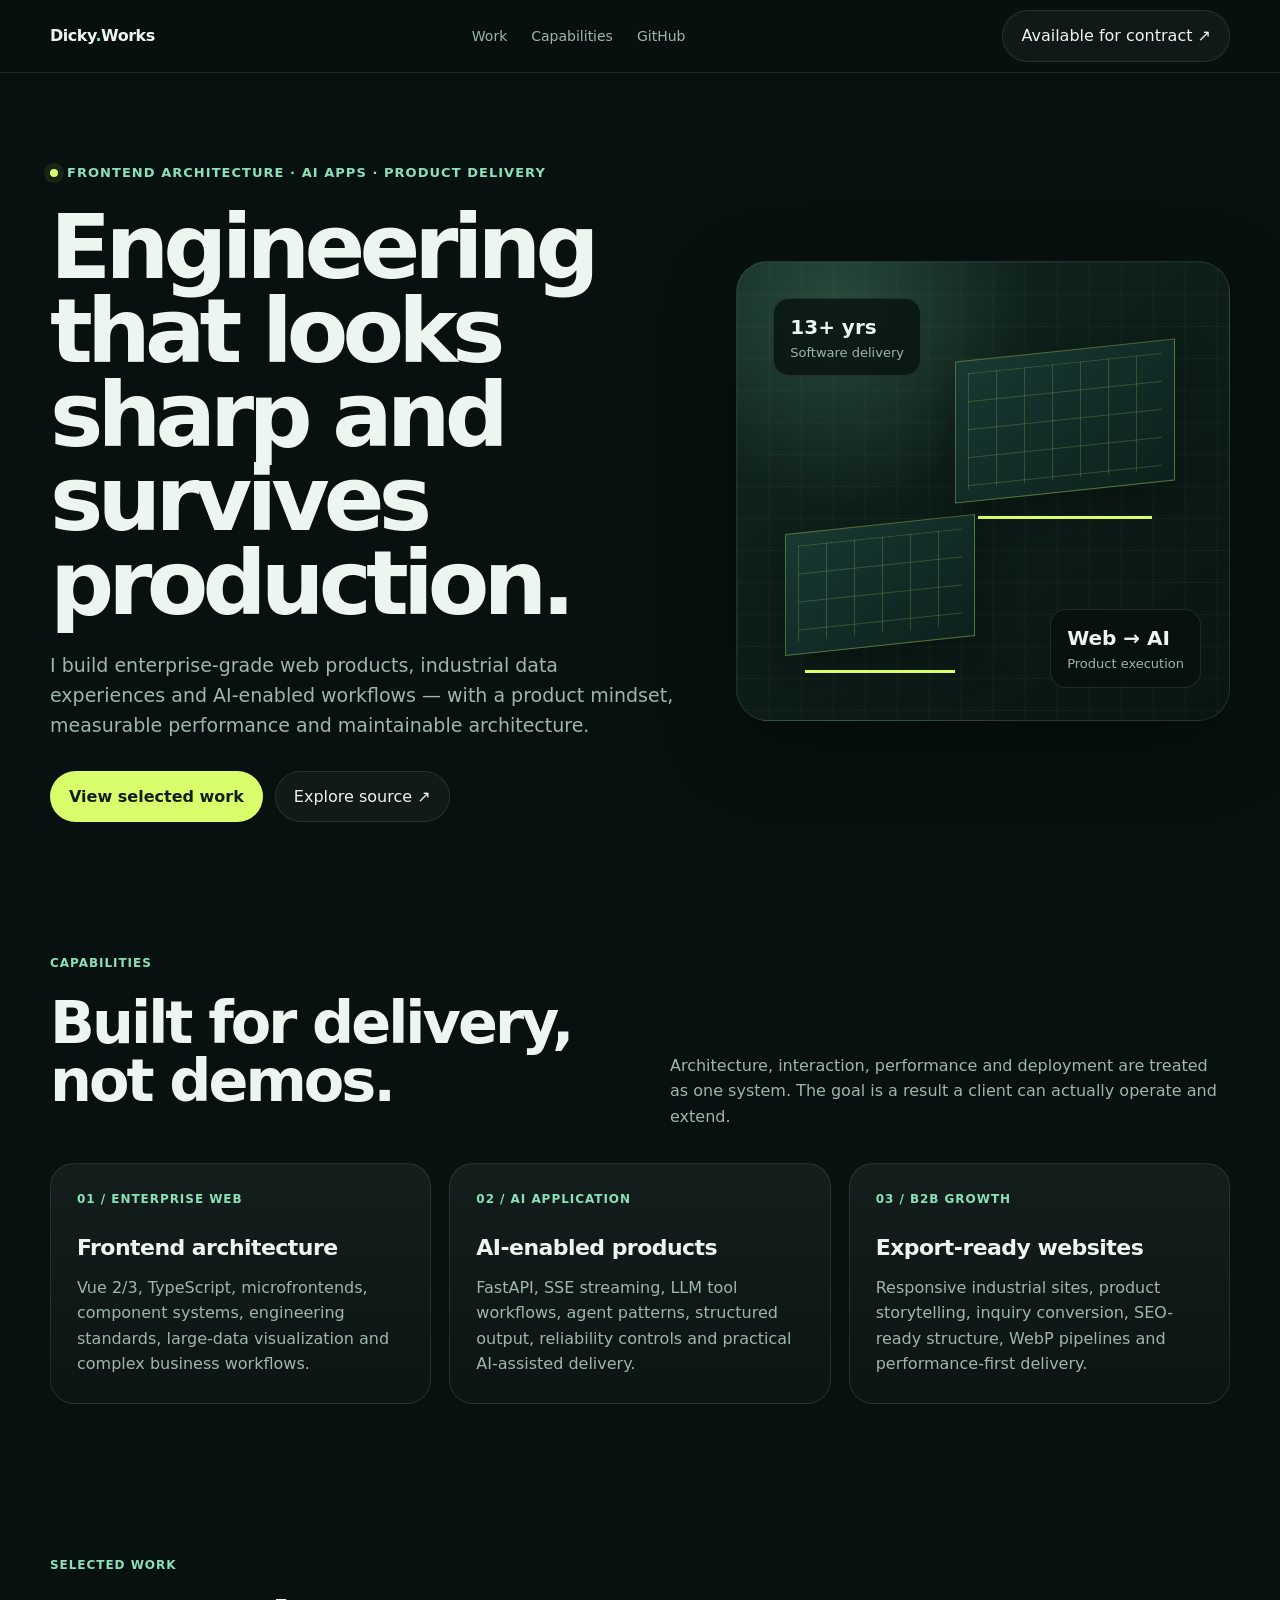
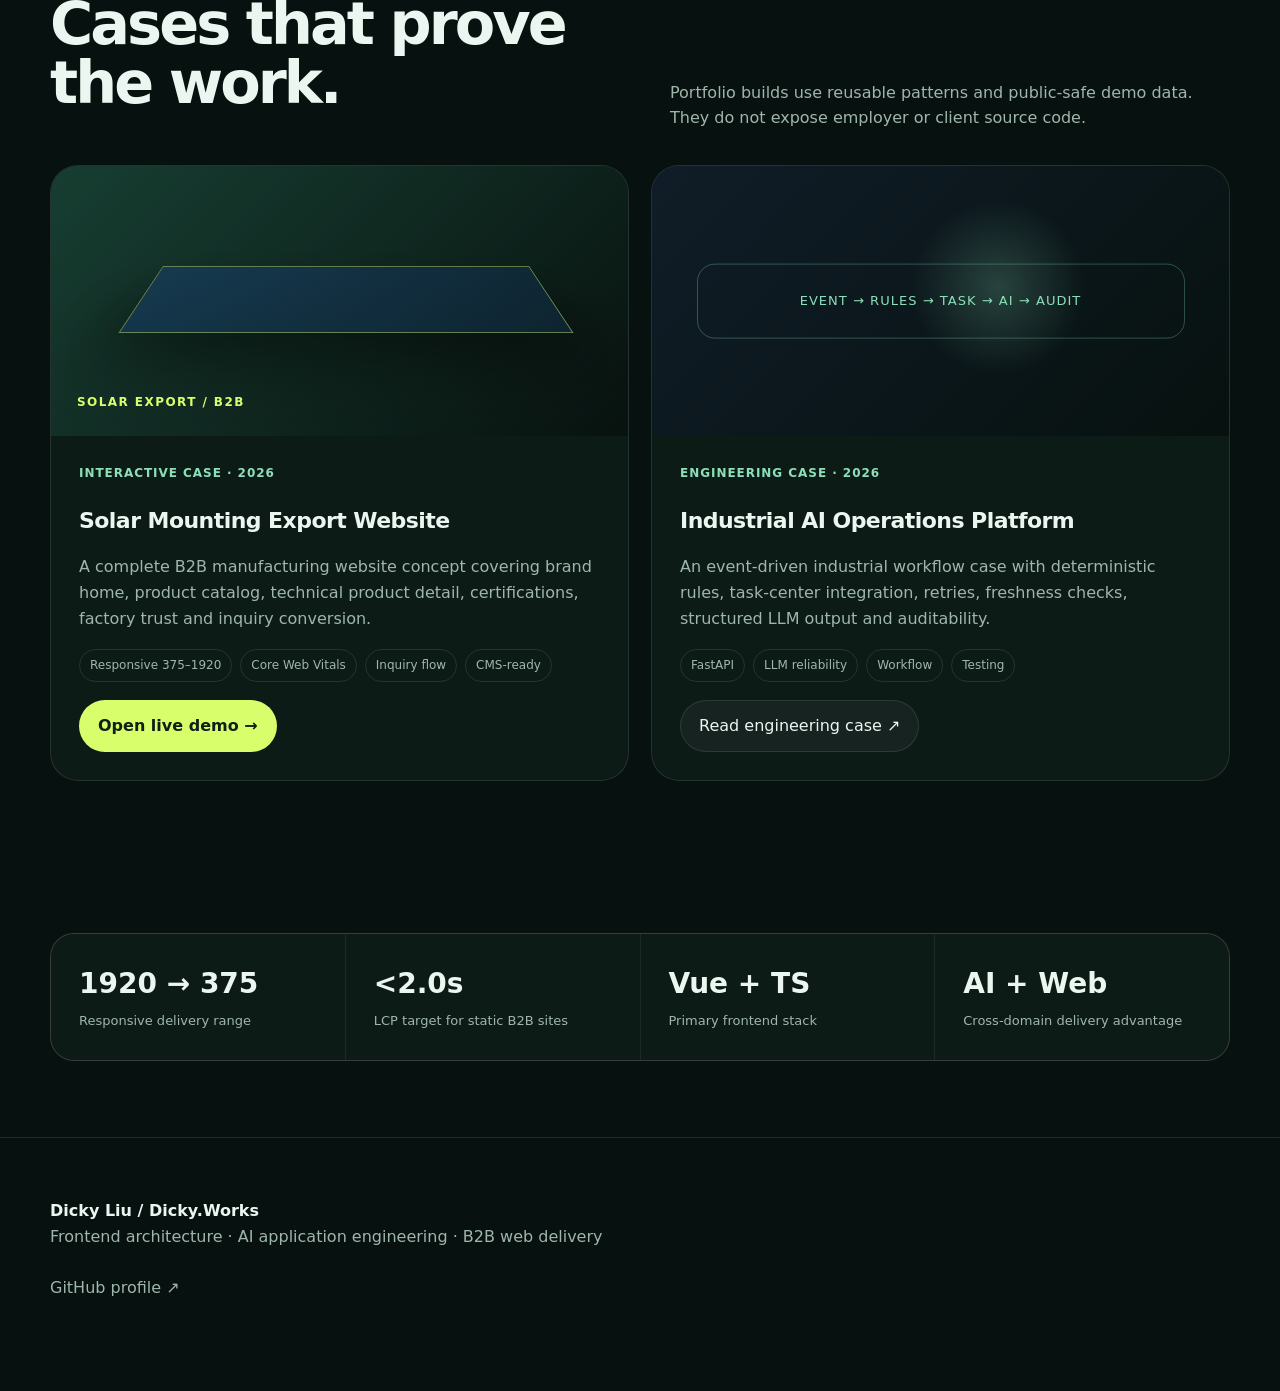
<file: docs/index.html>
<!doctype html><html lang="en"><head><meta charset="utf-8"><meta name="viewport" content="width=device-width,initial-scale=1"><meta name="description" content="Dicky Liu — frontend architecture, AI application engineering and high-performance B2B web delivery."><title>Dicky Liu — Product-minded Frontend & AI Engineering</title><link rel="stylesheet" href="./assets/styles.css"></head><body>
<nav class="nav"><div class="wrap nav-inner"><a class="brand" href="./">Dicky<span>.</span>Works</a><div class="nav-links"><a href="#work">Work</a><a href="#capabilities">Capabilities</a><a href="https://github.com/Dicky-L">GitHub</a></div><a class="pill" href="https://github.com/Dicky-L">Available for contract ↗</a></div></nav>
<header class="hero"><div class="wrap hero-grid"><div><div class="eyebrow"><i class="dot"></i> Frontend Architecture · AI Apps · Product Delivery</div><h1>Engineering that looks sharp and survives production.</h1><p class="lead">I build enterprise-grade web products, industrial data experiences and AI-enabled workflows — with a product mindset, measurable performance and maintainable architecture.</p><div class="actions"><a class="pill primary" href="#work">View selected work</a><a class="pill" href="https://github.com/Dicky-L/freeman">Explore source ↗</a></div></div><div class="visual" aria-label="abstract engineering visual"><div class="gridlines"></div><div class="panel one"></div><div class="panel two"></div><div class="badge a"><strong>13+ yrs</strong>Software delivery</div><div class="badge b"><strong>Web → AI</strong>Product execution</div></div></div></header>
<section class="section reveal" id="capabilities"><div class="wrap"><div class="section-head"><div><div class="kicker">Capabilities</div><h2>Built for delivery, not demos.</h2></div><p>Architecture, interaction, performance and deployment are treated as one system. The goal is a result a client can actually operate and extend.</p></div><div class="cards"><article class="card"><div class="kicker">01 / Enterprise Web</div><h3>Frontend architecture</h3><p>Vue 2/3, TypeScript, microfrontends, component systems, engineering standards, large-data visualization and complex business workflows.</p></article><article class="card"><div class="kicker">02 / AI Application</div><h3>AI-enabled products</h3><p>FastAPI, SSE streaming, LLM tool workflows, agent patterns, structured output, reliability controls and practical AI-assisted delivery.</p></article><article class="card"><div class="kicker">03 / B2B Growth</div><h3>Export-ready websites</h3><p>Responsive industrial sites, product storytelling, inquiry conversion, SEO-ready structure, WebP pipelines and performance-first delivery.</p></article></div></div></section>
<section class="section reveal" id="work"><div class="wrap"><div class="section-head"><div><div class="kicker">Selected work</div><h2>Cases that prove the work.</h2></div><p>Portfolio builds use reusable patterns and public-safe demo data. They do not expose employer or client source code.</p></div><div class="case-grid">
<a class="case" href="./solar-export/"><div class="case-art solar"></div><div class="case-body"><div class="kicker">Interactive case · 2026</div><h3>Solar Mounting Export Website</h3><p>A complete B2B manufacturing website concept covering brand home, product catalog, technical product detail, certifications, factory trust and inquiry conversion.</p><div class="tags"><span class="tag">Responsive 375–1920</span><span class="tag">Core Web Vitals</span><span class="tag">Inquiry flow</span><span class="tag">CMS-ready</span></div><span class="pill primary">Open live demo →</span></div></a>
<a class="case" href="https://github.com/Dicky-L/freeman/tree/master/portfolio/industrial-ai-ops-platform"><div class="case-art ai"></div><div class="case-body"><div class="kicker">Engineering case · 2026</div><h3>Industrial AI Operations Platform</h3><p>An event-driven industrial workflow case with deterministic rules, task-center integration, retries, freshness checks, structured LLM output and auditability.</p><div class="tags"><span class="tag">FastAPI</span><span class="tag">LLM reliability</span><span class="tag">Workflow</span><span class="tag">Testing</span></div><span class="pill">Read engineering case ↗</span></div></a></div></div></section>
<section class="section reveal"><div class="wrap"><div class="metrics"><div class="metric"><strong>1920 → 375</strong><span>Responsive delivery range</span></div><div class="metric"><strong>&lt;2.0s</strong><span>LCP target for static B2B sites</span></div><div class="metric"><strong>Vue + TS</strong><span>Primary frontend stack</span></div><div class="metric"><strong>AI + Web</strong><span>Cross-domain delivery advantage</span></div></div></div></section>
<footer class="footer"><div class="wrap"><strong>Dicky Liu / Dicky.Works</strong><br>Frontend architecture · AI application engineering · B2B web delivery<br><br><a href="https://github.com/Dicky-L">GitHub profile ↗</a></div></footer><script src="./assets/site.js"></script></body></html>
</file>
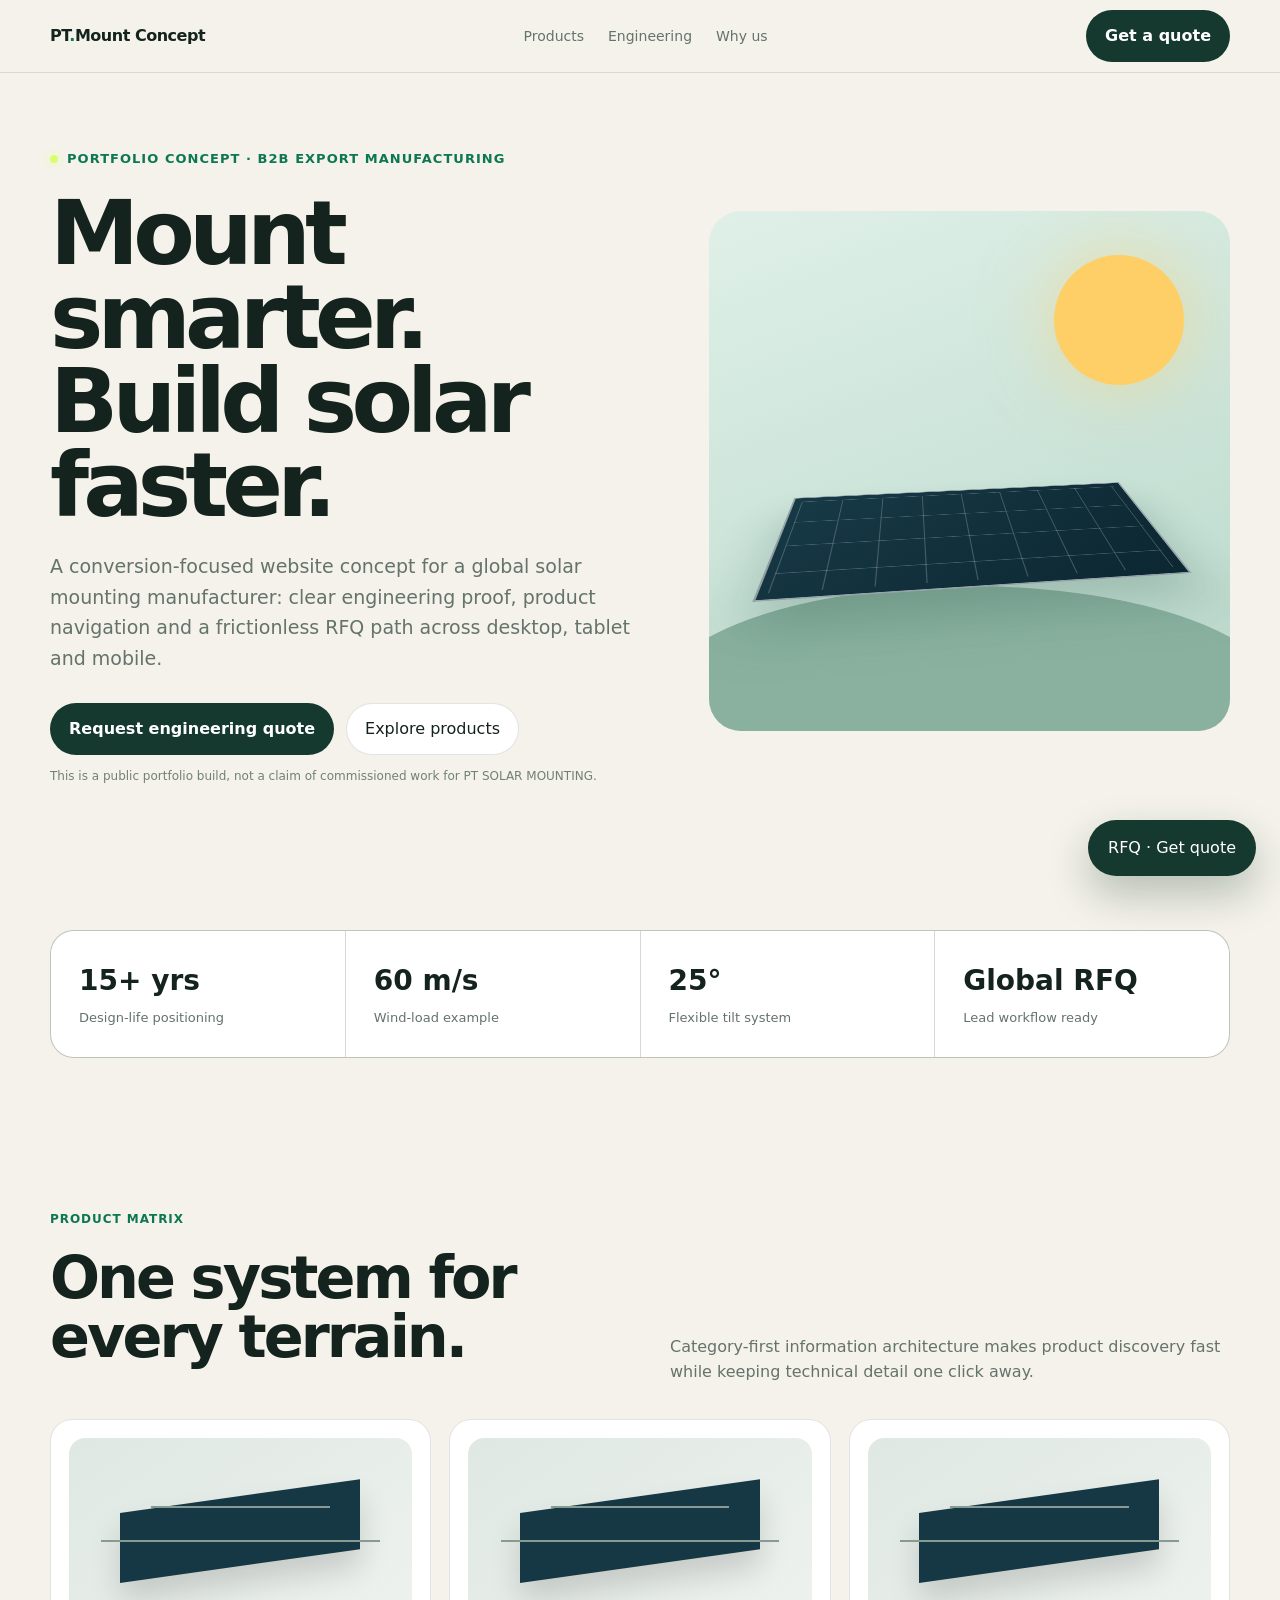
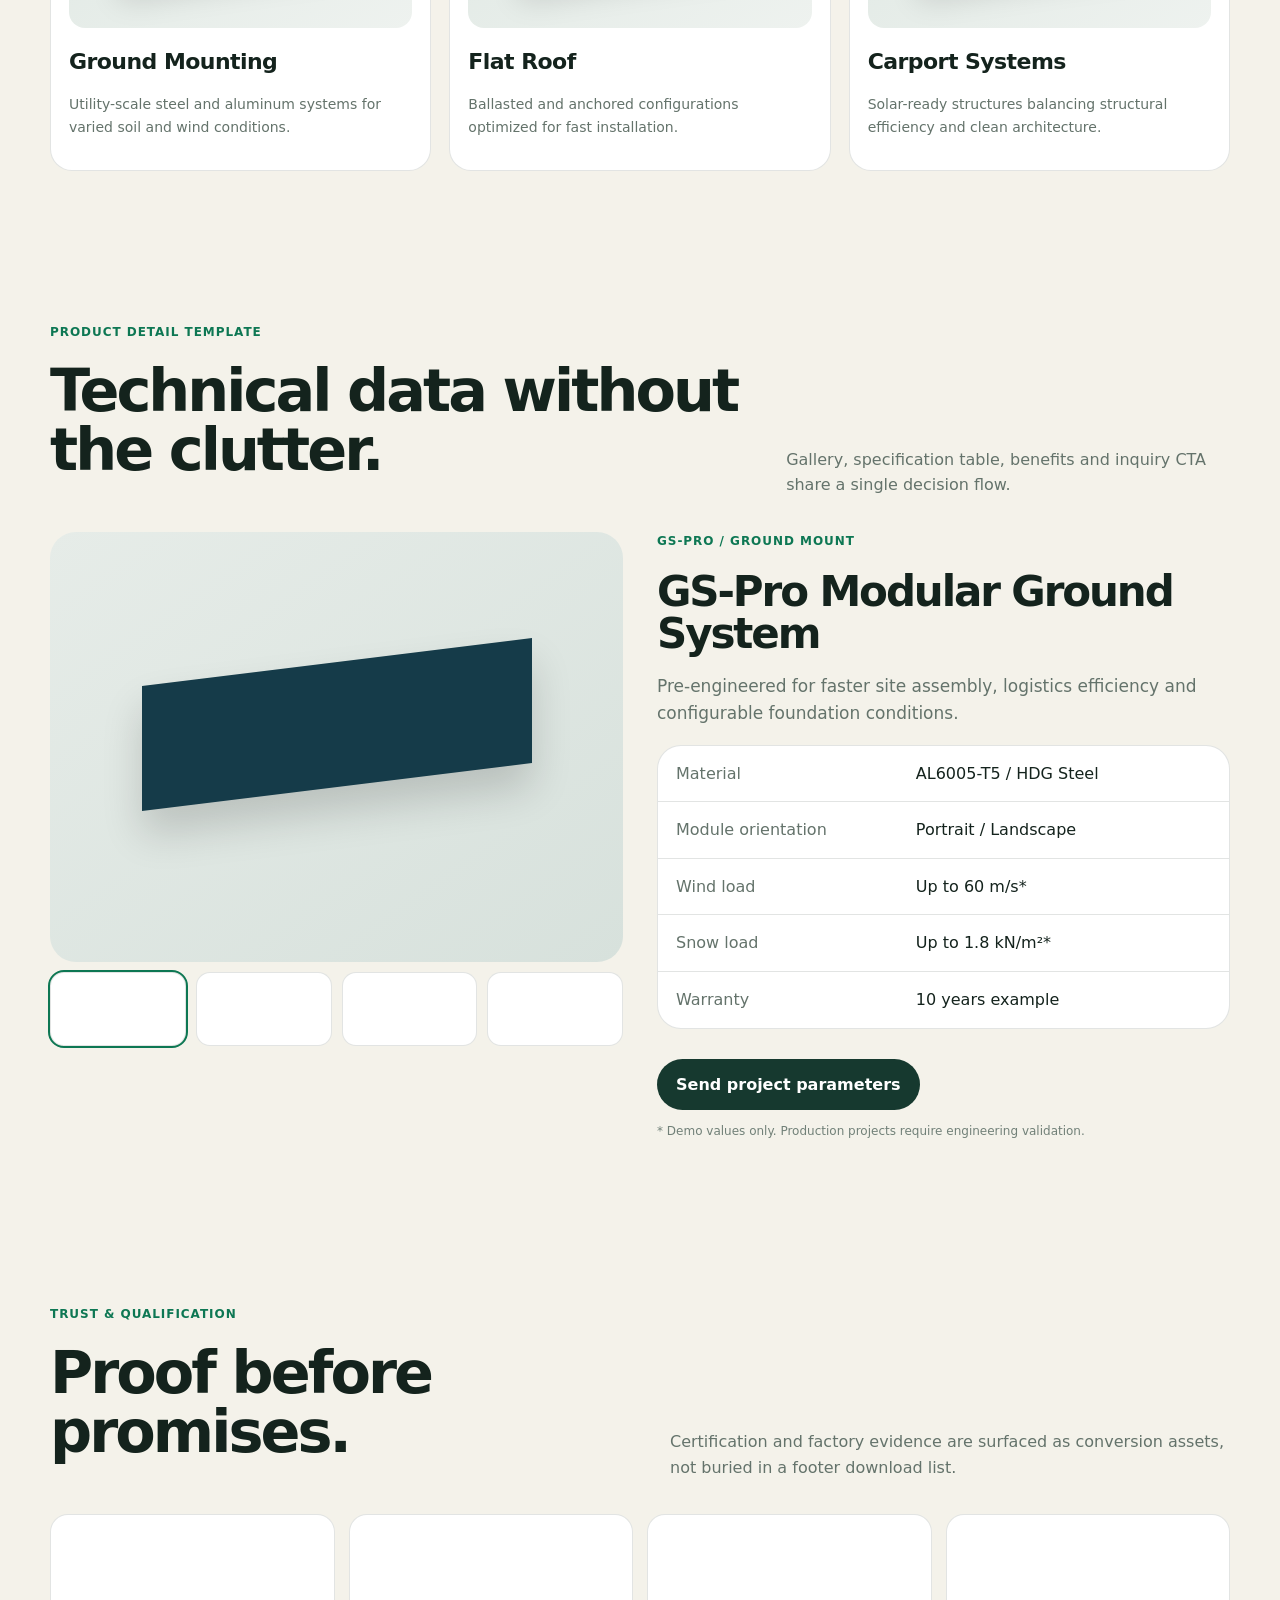
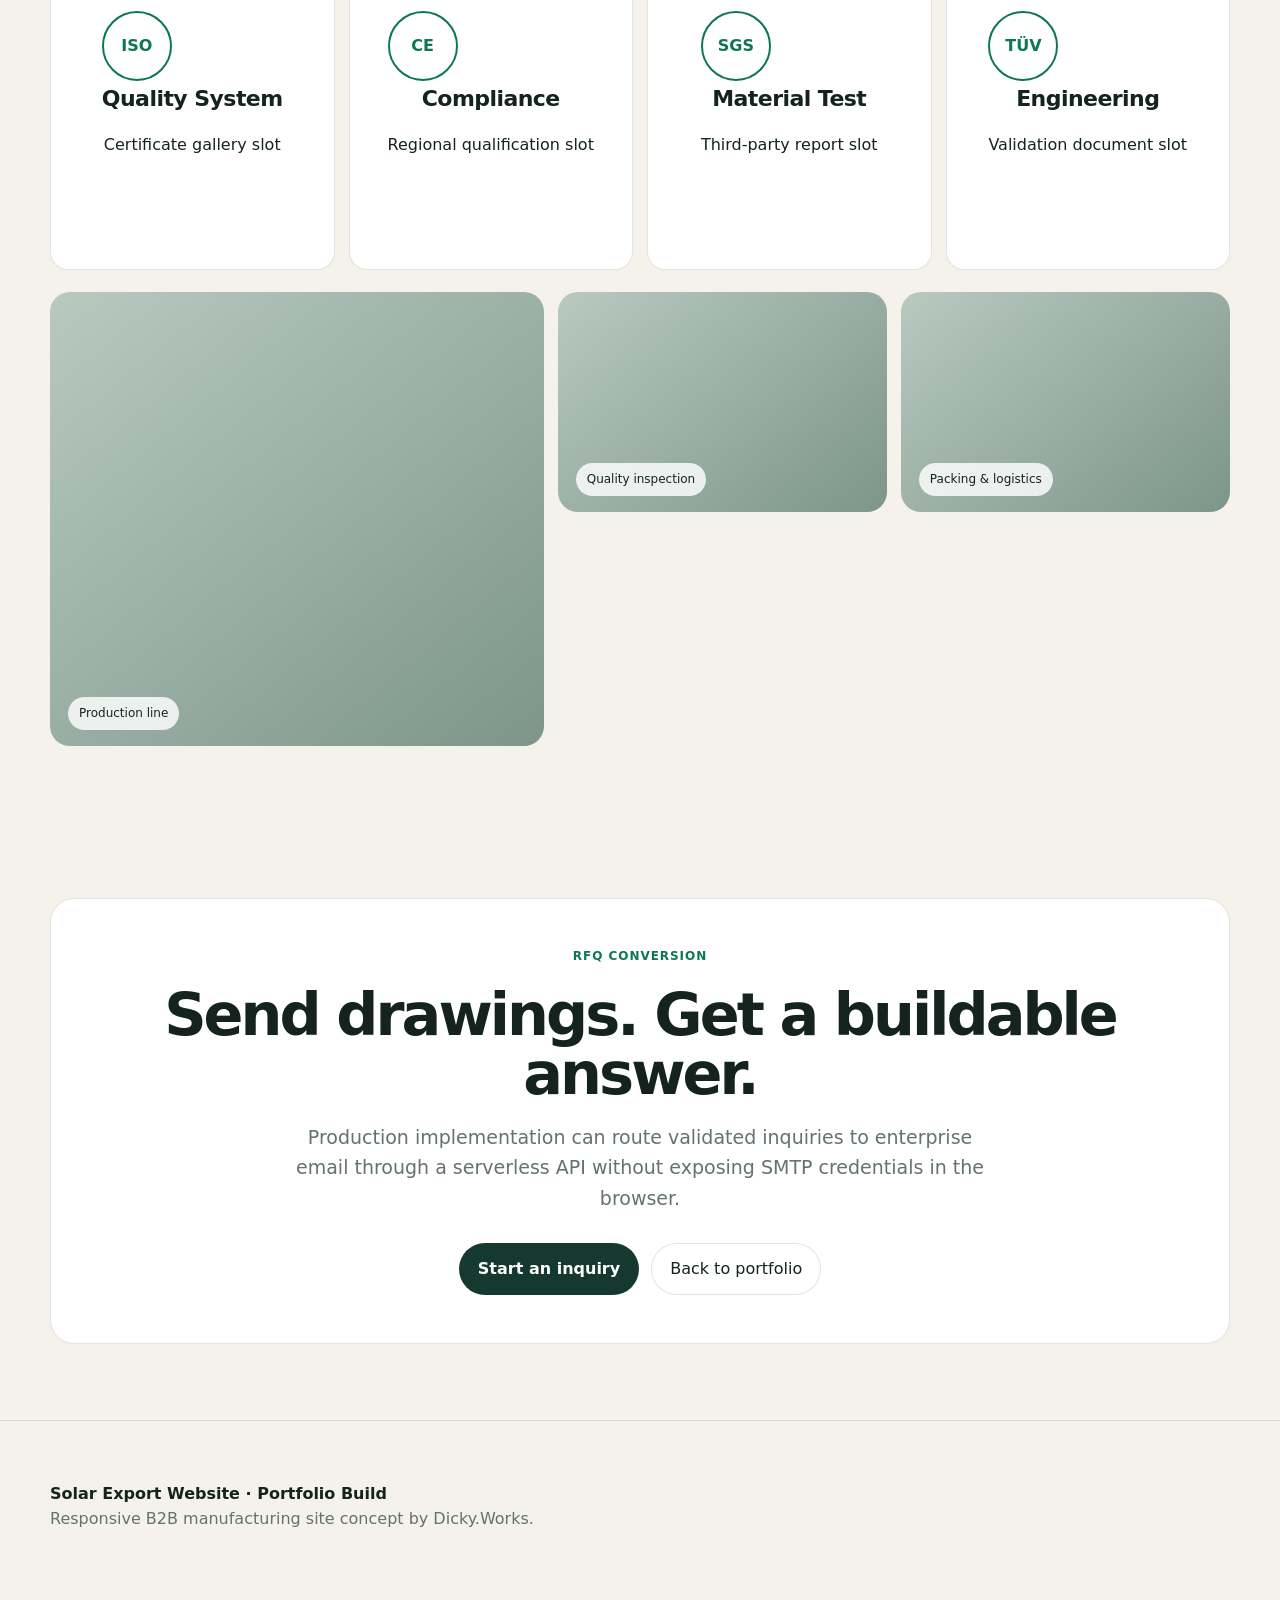
<file: docs/solar-export/index.html>
<!doctype html><html lang="en"><head><meta charset="utf-8"><meta name="viewport" content="width=device-width,initial-scale=1"><meta name="description" content="Interactive solar mounting B2B export website portfolio case."><title>Solar Mounting Export Website — Dicky.Works</title><link rel="stylesheet" href="../assets/styles.css"></head><body class="solar-page">
<nav class="nav"><div class="wrap nav-inner"><a class="brand" href="../">PT<span>.</span>Mount Concept</a><div class="nav-links"><a href="#products">Products</a><a href="#detail">Engineering</a><a href="#trust">Why us</a></div><button class="pill primary" data-inquiry>Get a quote</button></div></nav>
<header class="hero"><div class="wrap solar-hero"><div><div class="eyebrow"><i class="dot"></i> Portfolio concept · B2B export manufacturing</div><h1>Mount smarter. Build solar faster.</h1><p class="lead">A conversion-focused website concept for a global solar mounting manufacturer: clear engineering proof, product navigation and a frictionless RFQ path across desktop, tablet and mobile.</p><div class="actions"><button class="pill primary" data-inquiry>Request engineering quote</button><a class="pill" href="#products">Explore products</a></div><p class="notice">This is a public portfolio build, not a claim of commissioned work for PT SOLAR MOUNTING.</p></div><div class="solar-visual"><div class="sun"></div><div class="ground"></div><div class="mount"></div></div></div></header>
<section class="section reveal"><div class="wrap"><div class="metrics"><div class="metric"><strong>15+ yrs</strong><span>Design-life positioning</span></div><div class="metric"><strong>60 m/s</strong><span>Wind-load example</span></div><div class="metric"><strong>25°</strong><span>Flexible tilt system</span></div><div class="metric"><strong>Global RFQ</strong><span>Lead workflow ready</span></div></div></div></section>
<section class="section reveal" id="products"><div class="wrap"><div class="section-head"><div><div class="kicker">Product matrix</div><h2>One system for every terrain.</h2></div><p>Category-first information architecture makes product discovery fast while keeping technical detail one click away.</p></div><div class="product-grid"><article class="product"><div class="product-art"></div><h3>Ground Mounting</h3><p>Utility-scale steel and aluminum systems for varied soil and wind conditions.</p></article><article class="product"><div class="product-art"></div><h3>Flat Roof</h3><p>Ballasted and anchored configurations optimized for fast installation.</p></article><article class="product"><div class="product-art"></div><h3>Carport Systems</h3><p>Solar-ready structures balancing structural efficiency and clean architecture.</p></article></div></div></section>
<section class="section reveal" id="detail"><div class="wrap"><div class="section-head"><div><div class="kicker">Product detail template</div><h2>Technical data without the clutter.</h2></div><p>Gallery, specification table, benefits and inquiry CTA share a single decision flow.</p></div><div class="detail"><div><div class="gallery-main"></div><div class="thumbs"><button class="thumb active" aria-label="view 1"></button><button class="thumb" aria-label="view 2"></button><button class="thumb" aria-label="view 3"></button><button class="thumb" aria-label="view 4"></button></div></div><div><div class="kicker">GS-Pro / Ground Mount</div><h2 style="font-size:42px">GS-Pro Modular Ground System</h2><p class="lead" style="font-size:17px">Pre-engineered for faster site assembly, logistics efficiency and configurable foundation conditions.</p><div class="specs"><table><tr><td>Material</td><td>AL6005-T5 / HDG Steel</td></tr><tr><td>Module orientation</td><td>Portrait / Landscape</td></tr><tr><td>Wind load</td><td>Up to 60 m/s*</td></tr><tr><td>Snow load</td><td>Up to 1.8 kN/m²*</td></tr><tr><td>Warranty</td><td>10 years example</td></tr></table></div><div class="actions"><button class="pill primary" data-inquiry>Send project parameters</button></div><p class="notice">* Demo values only. Production projects require engineering validation.</p></div></div></div></section>
<section class="section reveal" id="trust"><div class="wrap"><div class="section-head"><div><div class="kicker">Trust & qualification</div><h2>Proof before promises.</h2></div><p>Certification and factory evidence are surfaced as conversion assets, not buried in a footer download list.</p></div><div class="trust-grid"><div class="cert"><div><div class="cert-mark">ISO</div><h3>Quality System</h3><p>Certificate gallery slot</p></div></div><div class="cert"><div><div class="cert-mark">CE</div><h3>Compliance</h3><p>Regional qualification slot</p></div></div><div class="cert"><div><div class="cert-mark">SGS</div><h3>Material Test</h3><p>Third-party report slot</p></div></div><div class="cert"><div><div class="cert-mark">TÜV</div><h3>Engineering</h3><p>Validation document slot</p></div></div></div><div style="height:22px"></div><div class="factory"><div data-label="Production line"></div><div data-label="Quality inspection"></div><div data-label="Packing & logistics"></div></div></div></section>
<section class="section reveal"><div class="wrap"><div class="card" style="text-align:center;padding:48px"><div class="kicker">RFQ conversion</div><h2>Send drawings. Get a buildable answer.</h2><p class="lead" style="margin:0 auto">Production implementation can route validated inquiries to enterprise email through a serverless API without exposing SMTP credentials in the browser.</p><div class="actions" style="justify-content:center"><button class="pill primary" data-inquiry>Start an inquiry</button><a class="pill" href="../">Back to portfolio</a></div></div></div></section>
<button class="float-inquiry" data-inquiry>RFQ · Get quote</button>
<div class="modal" id="inquiryModal"><div class="modal-card"><div class="modal-head"><div><div class="kicker">Project inquiry</div><h3 style="font-size:28px">Tell us what you are building.</h3></div><button class="icon-btn" data-close aria-label="close">×</button></div><form id="inquiryForm"><div class="form-grid"><div class="field"><label>Name</label><input required name="name" autocomplete="name"></div><div class="field"><label>Business email</label><input required type="email" name="email" autocomplete="email"></div><div class="field"><label>Country / region</label><input name="region"></div><div class="field"><label>Project type</label><select name="type"><option>Ground mount</option><option>Flat roof</option><option>Carport</option><option>Other</option></select></div><div class="field full"><label>Project details</label><textarea required rows="5" name="message" placeholder="Capacity, location, module size, wind/snow conditions…"></textarea></div></div><div class="actions"><button class="pill primary" type="submit">Submit inquiry</button><button class="pill" type="button" data-close>Cancel</button></div><div class="notice">Demo mode: validates and simulates submission. Production adapter: Cloudflare Worker / Resend / Formspree + anti-spam + CRM webhook.</div></form></div></div>
<footer class="footer"><div class="wrap"><strong>Solar Export Website · Portfolio Build</strong><br>Responsive B2B manufacturing site concept by Dicky.Works.</div></footer><script src="../assets/site.js"></script></body></html>
</file>
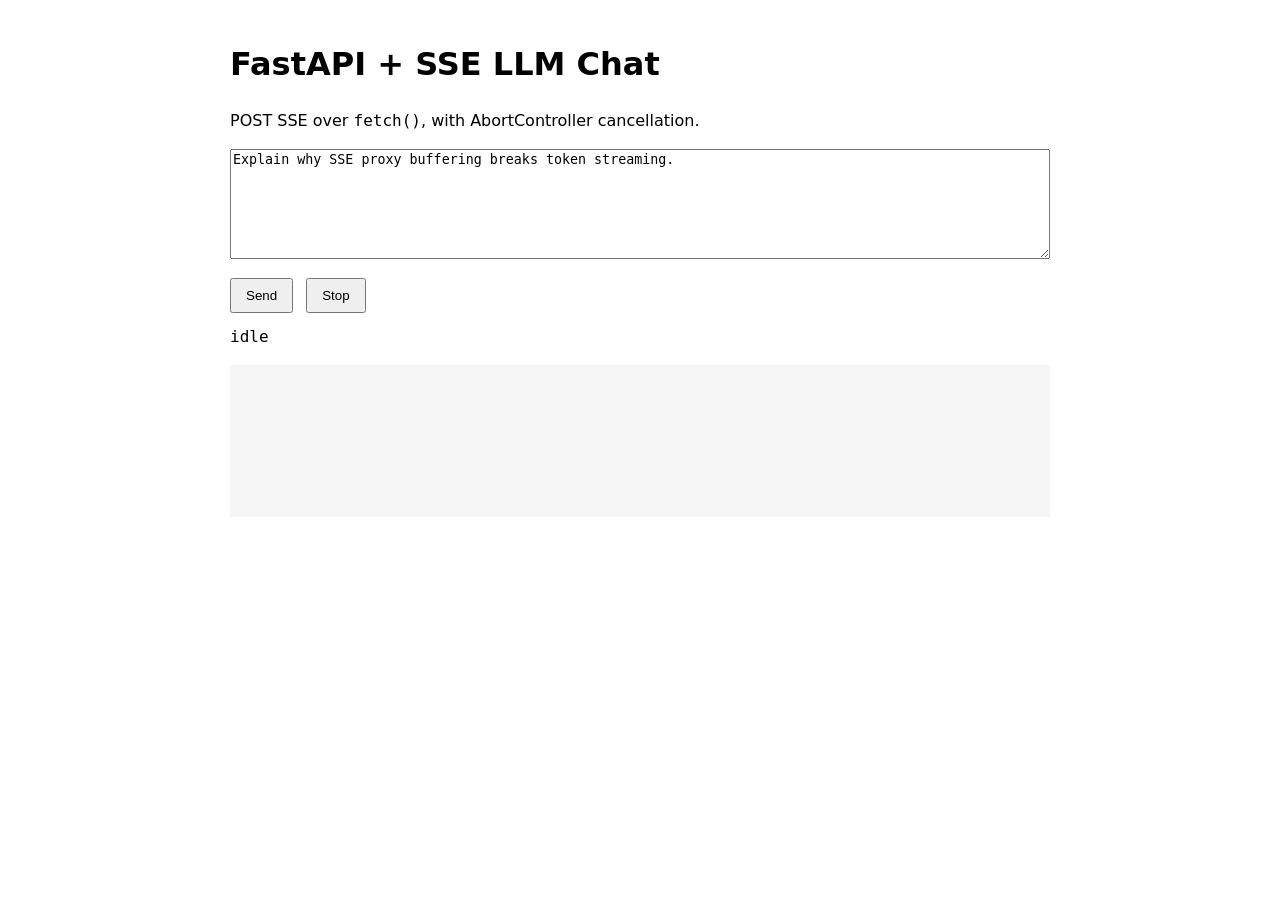
<file: portfolio/production-fastapi-sse-llm-chat/web/index.html>
<!doctype html>
<html lang="en">
<head>
  <meta charset="utf-8" />
  <meta name="viewport" content="width=device-width, initial-scale=1" />
  <title>Production SSE Chat Demo</title>
  <style>
    body { font: 16px/1.5 system-ui, sans-serif; max-width: 820px; margin: 40px auto; padding: 0 20px; }
    textarea { width: 100%; min-height: 110px; box-sizing: border-box; }
    button { margin: 12px 8px 12px 0; padding: 8px 14px; }
    pre { white-space: pre-wrap; background: #f5f5f5; padding: 16px; min-height: 120px; }
    #status { font-family: ui-monospace, monospace; }
  </style>
</head>
<body>
  <h1>FastAPI + SSE LLM Chat</h1>
  <p>POST SSE over <code>fetch()</code>, with AbortController cancellation.</p>
  <textarea id="message">Explain why SSE proxy buffering breaks token streaming.</textarea>
  <div>
    <button id="send">Send</button>
    <button id="stop">Stop</button>
  </div>
  <div id="status">idle</div>
  <pre id="output"></pre>

<script>
let controller;

function parseFrame(frame) {
  let event = "message";
  const data = [];
  for (const rawLine of frame.split("\n")) {
    const line = rawLine.replace(/\r$/, "");
    if (!line || line.startsWith(":")) continue;
    if (line.startsWith("event:")) event = line.slice(6).trim();
    if (line.startsWith("data:")) data.push(line.slice(5).trimStart());
  }
  return { event, data: data.join("\n") };
}

async function streamChat() {
  controller?.abort();
  controller = new AbortController();
  const output = document.querySelector("#output");
  const status = document.querySelector("#status");
  output.textContent = "";
  status.textContent = "connecting";

  try {
    const response = await fetch("/v1/chat/stream", {
      method: "POST",
      headers: { "Content-Type": "application/json" },
      body: JSON.stringify({ message: document.querySelector("#message").value }),
      signal: controller.signal,
    });
    if (!response.ok || !response.body) throw new Error(`HTTP ${response.status}`);

    const requestId = response.headers.get("x-request-id");
    status.textContent = `streaming request=${requestId}`;
    const reader = response.body.getReader();
    const decoder = new TextDecoder();
    let buffer = "";

    while (true) {
      const { value, done } = await reader.read();
      if (done) break;
      buffer += decoder.decode(value, { stream: true }).replace(/\r\n/g, "\n");
      let boundary;
      while ((boundary = buffer.indexOf("\n\n")) >= 0) {
        const frame = buffer.slice(0, boundary);
        buffer = buffer.slice(boundary + 2);
        const parsed = parseFrame(frame);
        if (!parsed.data) continue;
        const data = JSON.parse(parsed.data);
        if (parsed.event === "delta") output.textContent += data.text;
        if (parsed.event === "done") status.textContent = "done";
        if (parsed.event === "error") status.textContent = `error: ${data.code}`;
      }
    }
  } catch (error) {
    status.textContent = error.name === "AbortError" ? "cancelled by client" : String(error);
  }
}

document.querySelector("#send").addEventListener("click", streamChat);
document.querySelector("#stop").addEventListener("click", () => controller?.abort());
</script>
</body>
</html>
</file>
<file: docs/assets/styles.css>
:root{
  --bg:#07110f;--surface:#0d1b17;--surface2:#12251f;--ink:#ecf6f0;--muted:#9fb6ab;
  --line:rgba(255,255,255,.1);--brand:#8ce0b9;--brand2:#d8ff6b;--accent:#f4b860;
  --max:1180px;--r:24px;--shadow:0 24px 80px rgba(0,0,0,.28)
}
*{box-sizing:border-box}html{scroll-behavior:smooth}body{margin:0;background:var(--bg);color:var(--ink);font-family:Inter,ui-sans-serif,system-ui,-apple-system,BlinkMacSystemFont,"Segoe UI",sans-serif;line-height:1.6}
a{color:inherit;text-decoration:none}button,input,textarea,select{font:inherit}.wrap{width:min(var(--max),calc(100% - 40px));margin:auto}
.nav{position:sticky;top:0;z-index:40;background:rgba(7,17,15,.78);backdrop-filter:blur(18px);border-bottom:1px solid var(--line)}
.nav-inner{min-height:72px;display:flex;align-items:center;justify-content:space-between;gap:20px}.brand{font-weight:800;letter-spacing:-.03em}.brand span{color:var(--brand)}
.nav-links{display:flex;gap:24px;color:var(--muted);font-size:14px}.nav-links a:hover{color:var(--ink)}
.pill{display:inline-flex;align-items:center;justify-content:center;gap:9px;border:1px solid var(--line);border-radius:9999px;padding:12px 18px;background:rgba(255,255,255,.04);transition:.25s ease;cursor:pointer;color:var(--ink)}
.pill:hover{transform:translateY(-2px);border-color:rgba(140,224,185,.45);box-shadow:0 12px 30px rgba(0,0,0,.18)}.pill.primary{background:var(--brand2);color:#102019;border-color:transparent;font-weight:750}
.hero{padding:86px 0 56px;overflow:hidden}.hero-grid{display:grid;grid-template-columns:1.12fr .88fr;gap:58px;align-items:center}
.eyebrow{display:inline-flex;gap:9px;align-items:center;color:var(--brand);font-size:13px;font-weight:700;letter-spacing:.08em;text-transform:uppercase}.dot{width:8px;height:8px;border-radius:50%;background:var(--brand2);box-shadow:0 0 0 6px rgba(216,255,107,.08)}
h1{font-size:clamp(52px,7vw,96px);line-height:.94;letter-spacing:-.065em;margin:20px 0 24px;max-width:980px}h2{font-size:clamp(34px,4.6vw,62px);line-height:1;letter-spacing:-.05em;margin:0 0 18px}h3{font-size:22px;letter-spacing:-.025em;margin:0 0 10px}
.lead{font-size:19px;color:var(--muted);max-width:720px}.actions{display:flex;gap:12px;flex-wrap:wrap;margin-top:30px}
.visual{min-height:460px;border:1px solid var(--line);border-radius:32px;background:radial-gradient(circle at 20% 10%,rgba(140,224,185,.2),transparent 34%),linear-gradient(145deg,#10261f,#091512);position:relative;overflow:hidden;box-shadow:var(--shadow)}
.gridlines{position:absolute;inset:0;background-image:linear-gradient(rgba(255,255,255,.035) 1px,transparent 1px),linear-gradient(90deg,rgba(255,255,255,.035) 1px,transparent 1px);background-size:32px 32px}
.panel{position:absolute;border:1px solid rgba(216,255,107,.32);background:linear-gradient(145deg,#183932,#0d201c);box-shadow:0 18px 40px rgba(0,0,0,.3);transform:skewY(-6deg)}
.panel.one{width:220px;height:142px;right:54px;top:88px}.panel.two{width:190px;height:122px;left:48px;bottom:74px}.panel:before,.panel:after{content:"";position:absolute;inset:12px;background-image:linear-gradient(rgba(216,255,107,.18) 1px,transparent 1px),linear-gradient(90deg,rgba(216,255,107,.18) 1px,transparent 1px);background-size:28px 28px}.panel:after{inset:auto 10% -28px;width:80%;height:3px;background:var(--brand2);transform:skewY(6deg)}
.badge{position:absolute;padding:12px 16px;border:1px solid var(--line);border-radius:16px;background:rgba(7,17,15,.78);backdrop-filter:blur(12px);font-size:13px;color:var(--muted)}.badge strong{display:block;color:var(--ink);font-size:20px}.badge.a{left:36px;top:36px}.badge.b{right:28px;bottom:32px}
.section{padding:76px 0}.section-head{display:flex;justify-content:space-between;align-items:end;gap:28px;margin-bottom:34px}.section-head p{max-width:560px;color:var(--muted);margin:0}
.cards{display:grid;grid-template-columns:repeat(3,1fr);gap:18px}.card{border:1px solid var(--line);border-radius:var(--r);padding:26px;background:linear-gradient(180deg,rgba(255,255,255,.055),rgba(255,255,255,.02));transition:.28s ease}
.card:hover{transform:translateY(-4px);box-shadow:0 18px 50px rgba(0,0,0,.24);border-color:rgba(140,224,185,.28)}.card p{color:var(--muted);margin:0}.kicker{color:var(--brand);font-size:12px;font-weight:750;letter-spacing:.08em;text-transform:uppercase;margin-bottom:20px}
.case-grid{display:grid;grid-template-columns:1fr 1fr;gap:22px}.case{overflow:hidden;border-radius:28px;border:1px solid var(--line);background:var(--surface)}.case-art{height:270px;position:relative;background:linear-gradient(135deg,#173e32,#08120f);overflow:hidden}.case-body{padding:28px}.case-body p{color:var(--muted)}
.case-art.solar:before{content:"";position:absolute;width:70%;height:110px;left:16%;top:74px;background:linear-gradient(135deg,#163a50,#0e2430);border:1px solid rgba(216,255,107,.42);transform:perspective(420px) rotateX(54deg);box-shadow:0 36px 80px rgba(0,0,0,.45)}.case-art.solar:after{content:"SOLAR EXPORT / B2B";position:absolute;bottom:24px;left:26px;font-weight:800;letter-spacing:.12em;font-size:12px;color:var(--brand2)}
.case-art.ai{background:radial-gradient(circle at 60% 45%,rgba(140,224,185,.22),transparent 23%),linear-gradient(135deg,#101d28,#07110f)}.case-art.ai:before{content:"EVENT → RULES → TASK → AI → AUDIT";position:absolute;inset:50% auto auto 50%;transform:translate(-50%,-50%);width:78%;padding:26px 18px;border:1px solid rgba(140,224,185,.3);border-radius:18px;text-align:center;font-size:13px;letter-spacing:.08em;color:var(--brand)}
.tags{display:flex;gap:8px;flex-wrap:wrap;margin:18px 0}.tag{border:1px solid var(--line);border-radius:999px;padding:6px 10px;color:var(--muted);font-size:12px}
.metrics{display:grid;grid-template-columns:repeat(4,1fr);gap:1px;background:var(--line);border:1px solid var(--line);border-radius:24px;overflow:hidden}.metric{background:var(--surface);padding:28px}.metric strong{display:block;font-size:28px}.metric span{color:var(--muted);font-size:13px}
.footer{padding:60px 0 90px;border-top:1px solid var(--line);color:var(--muted)}.footer strong{color:var(--ink)}
.reveal{opacity:0;transform:translateY(18px);transition:.7s cubic-bezier(.2,.7,.2,1)}.reveal.visible{opacity:1;transform:none}

/* Solar demo */
.solar-page{--bg:#f4f2ea;--surface:#fff;--surface2:#f0eee5;--ink:#14231d;--muted:#64736b;--line:rgba(20,35,29,.12);--brand:#0d7753;--brand2:#d8ff6b;--accent:#e5912a;background:var(--bg);color:var(--ink)}
.solar-page .nav{background:rgba(244,242,234,.85)}.solar-page .hero{padding-top:72px}.solar-page h1{max-width:850px}
.solar-hero{display:grid;grid-template-columns:1.08fr .92fr;gap:48px;align-items:center}.solar-visual{min-height:520px;border-radius:32px;background:linear-gradient(160deg,#dff0e8,#b9d8ca);position:relative;overflow:hidden}
.sun{position:absolute;width:130px;height:130px;border-radius:50%;background:#ffcf67;right:46px;top:44px;box-shadow:0 0 70px rgba(255,207,103,.5)}
.mount{position:absolute;width:72%;height:180px;left:14%;bottom:110px;background:linear-gradient(135deg,#173a47,#0c2731);transform:perspective(500px) rotateX(58deg) rotateZ(-6deg);border:2px solid rgba(255,255,255,.55);box-shadow:0 34px 50px rgba(32,77,63,.22)}.mount:before{content:"";position:absolute;inset:8px;background-image:linear-gradient(rgba(255,255,255,.22) 1px,transparent 1px),linear-gradient(90deg,rgba(255,255,255,.22) 1px,transparent 1px);background-size:44px 44px}.ground{position:absolute;left:-10%;right:-10%;bottom:-16%;height:44%;border-radius:50%;background:#8ab19f}
.solar-page .card{background:#fff}.solar-page .case{background:#fff}.solar-page .pill{background:#fff}.solar-page .pill.primary{background:#16392f;color:#fff}.solar-page .kicker{color:#0d7753}
.product-grid{display:grid;grid-template-columns:repeat(3,1fr);gap:18px}.product{background:#fff;border:1px solid var(--line);border-radius:22px;padding:18px;transition:.25s}.product:hover{transform:translateY(-4px);box-shadow:0 16px 36px rgba(34,71,57,.12)}.product-art{height:190px;border-radius:16px;background:linear-gradient(145deg,#dfe8e3,#eef2ef);position:relative;overflow:hidden}.product-art:before{content:"";position:absolute;width:70%;height:70px;left:15%;top:58px;background:#163844;transform:skewY(-8deg);box-shadow:0 18px 30px rgba(0,0,0,.15)}.product-art:after{content:"";position:absolute;inset:68px 24% auto;height:2px;background:#889b92;box-shadow:-50px 34px 0 #889b92,50px 34px 0 #889b92}
.product h3{margin-top:16px}.product p{color:var(--muted);font-size:14px}
.detail{display:grid;grid-template-columns:1fr 1fr;gap:34px;align-items:start}.gallery-main{height:430px;border-radius:26px;background:linear-gradient(145deg,#e6ece8,#d7e1dc);position:relative;overflow:hidden}.gallery-main:before{content:"";position:absolute;width:68%;height:125px;left:16%;top:130px;background:#153b49;transform:skewY(-7deg);box-shadow:0 24px 40px rgba(0,0,0,.16)}.thumbs{display:grid;grid-template-columns:repeat(4,1fr);gap:10px;margin-top:10px}.thumb{height:74px;border:1px solid var(--line);border-radius:14px;background:#fff;cursor:pointer}.thumb.active{outline:2px solid var(--brand)}
.specs{border:1px solid var(--line);border-radius:24px;background:#fff;overflow:hidden}.specs table{width:100%;border-collapse:collapse}.specs td{padding:15px 18px;border-bottom:1px solid var(--line)}.specs td:first-child{color:var(--muted);width:42%}.specs tr:last-child td{border-bottom:0}
.trust-grid{display:grid;grid-template-columns:repeat(4,1fr);gap:14px}.cert{aspect-ratio:4/5;background:#fff;border:1px solid var(--line);border-radius:18px;padding:20px;display:grid;place-items:center;text-align:center}.cert-mark{width:70px;height:70px;border:2px solid var(--brand);border-radius:50%;display:grid;place-items:center;color:var(--brand);font-weight:800}
.factory{display:grid;grid-template-columns:1.2fr .8fr .8fr;grid-template-rows:220px 220px;gap:14px}.factory div{border-radius:20px;background:linear-gradient(140deg,#b8c9c0,#7d958a);position:relative;overflow:hidden}.factory div:first-child{grid-row:1/3}.factory div:after{content:attr(data-label);position:absolute;left:18px;bottom:16px;background:rgba(255,255,255,.82);padding:7px 11px;border-radius:999px;font-size:12px}
.float-inquiry{position:fixed;right:24px;bottom:24px;z-index:55;border:0;background:#16392f;color:#fff;border-radius:9999px;padding:15px 20px;box-shadow:0 18px 42px rgba(22,57,47,.28);cursor:pointer}.modal{position:fixed;inset:0;z-index:80;background:rgba(9,24,19,.5);display:none;align-items:center;justify-content:center;padding:20px}.modal.open{display:flex}.modal-card{width:min(620px,100%);background:#fff;border-radius:26px;padding:28px;box-shadow:0 32px 90px rgba(0,0,0,.25)}.modal-head{display:flex;justify-content:space-between;gap:20px;align-items:start}.icon-btn{border:0;background:#eef2ef;width:38px;height:38px;border-radius:50%;cursor:pointer}.form-grid{display:grid;grid-template-columns:1fr 1fr;gap:14px;margin-top:20px}.field{display:flex;flex-direction:column;gap:7px}.field.full{grid-column:1/-1}.field label{font-size:12px;font-weight:700;color:#52635b}.field input,.field textarea,.field select{border:1px solid rgba(20,35,29,.14);border-radius:14px;padding:12px 13px;background:#fafbf9;outline:none}.field input:focus,.field textarea:focus{border-color:#0d7753;box-shadow:0 0 0 3px rgba(13,119,83,.08)}.notice{font-size:12px;color:#718078;margin-top:12px}
@media(max-width:900px){.hero-grid,.solar-hero,.detail,.case-grid{grid-template-columns:1fr}.cards,.product-grid{grid-template-columns:1fr 1fr}.metrics{grid-template-columns:1fr 1fr}.hero{padding-top:54px}.visual,.solar-visual{min-height:390px}.section-head{align-items:start;flex-direction:column}.factory{grid-template-columns:1fr 1fr;grid-template-rows:200px 170px}.factory div:first-child{grid-column:1/-1;grid-row:auto}.trust-grid{grid-template-columns:1fr 1fr}}
@media(max-width:620px){.wrap{width:min(100% - 26px,var(--max))}.nav-links{display:none}.cards,.product-grid,.metrics{grid-template-columns:1fr}.hero{padding:44px 0 34px}h1{font-size:46px}.visual{min-height:330px}.section{padding:56px 0}.case-art{height:220px}.solar-visual{min-height:360px}.gallery-main{height:300px}.trust-grid{grid-template-columns:1fr 1fr}.factory{display:grid;grid-template-columns:1fr;grid-template-rows:repeat(3,180px)}.factory div:first-child{grid-column:auto}.form-grid{grid-template-columns:1fr}.field.full{grid-column:auto}.float-inquiry{right:14px;bottom:14px}}
</file>
